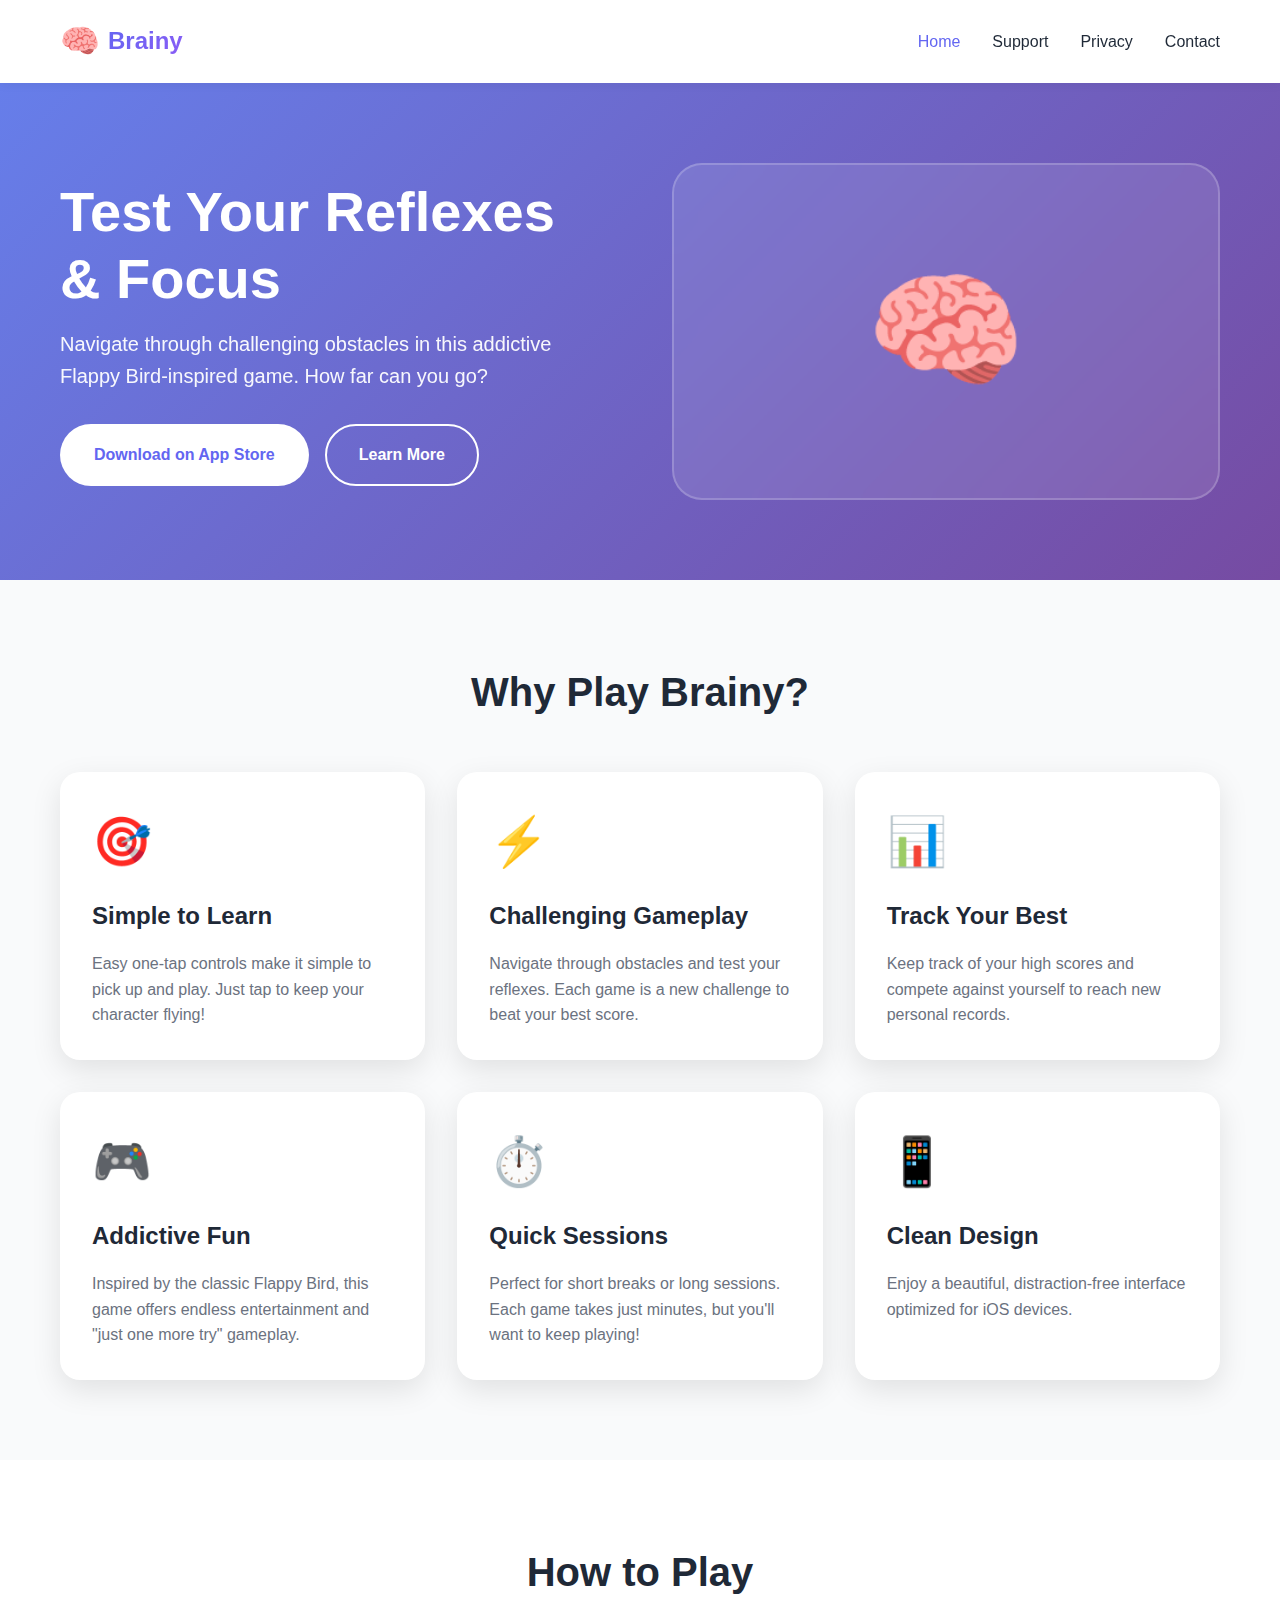
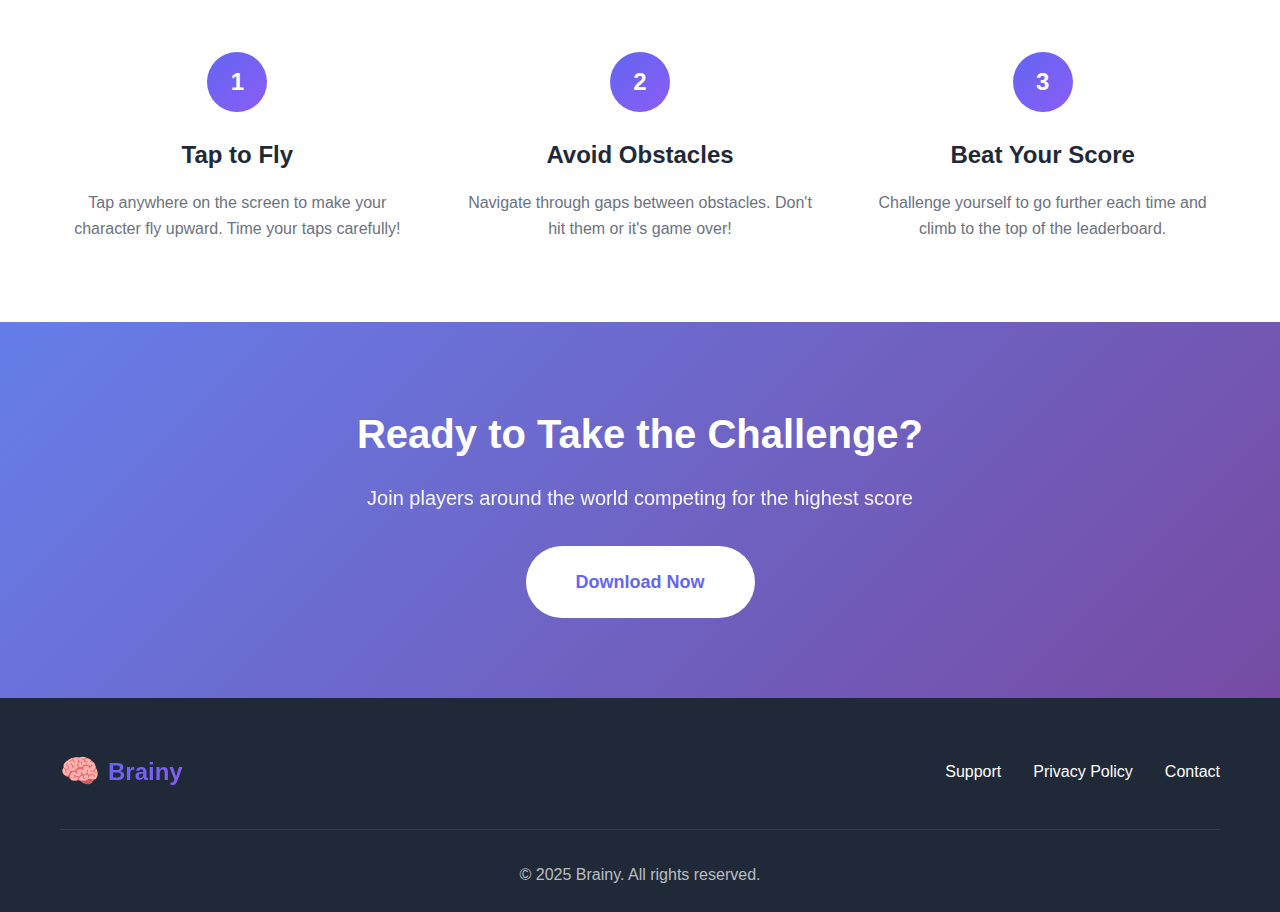
<file: index.html>
<!DOCTYPE html>
<html lang="en">
<head>
    <meta charset="UTF-8">
    <meta name="viewport" content="width=device-width, initial-scale=1.0">
    <meta name="description" content="Brainy - An addictive Flappy Bird-inspired game that tests your reflexes and timing">
    <meta name="keywords" content="flappy bird, arcade game, reflex game, tap game, ios game">
    <title>Brainy - Flappy Bird Inspired Game</title>
    <link rel="stylesheet" href="styles.css">
</head>
<body>
    <nav class="navbar">
        <div class="container">
            <div class="nav-brand">
                <span class="brain-icon">🧠</span>
                <span class="brand-name">Brainy</span>
            </div>
            <ul class="nav-menu">
                <li><a href="index.html" class="active">Home</a></li>
                <li><a href="support.html">Support</a></li>
                <li><a href="privacy.html">Privacy</a></li>
                <li><a href="contact.html">Contact</a></li>
            </ul>
        </div>
    </nav>

    <header class="hero">
        <div class="container">
            <div class="hero-content">
                <h1 class="hero-title">Test Your Reflexes & Focus</h1>
                <p class="hero-subtitle">Navigate through challenging obstacles in this addictive Flappy Bird-inspired game. How far can you go?</p>
                <div class="hero-buttons">
                    <a href="#" class="btn btn-primary">Download on App Store</a>
                    <a href="#features" class="btn btn-secondary">Learn More</a>
                </div>
            </div>
            <div class="hero-image">
                <div class="phone-mockup">
                    <span class="brain-icon-large">🧠</span>
                </div>
            </div>
        </div>
    </header>

    <section id="features" class="features">
        <div class="container">
            <h2 class="section-title">Why Play Brainy?</h2>
            <div class="features-grid">
                <div class="feature-card">
                    <div class="feature-icon">🎯</div>
                    <h3>Simple to Learn</h3>
                    <p>Easy one-tap controls make it simple to pick up and play. Just tap to keep your character flying!</p>
                </div>
                <div class="feature-card">
                    <div class="feature-icon">⚡</div>
                    <h3>Challenging Gameplay</h3>
                    <p>Navigate through obstacles and test your reflexes. Each game is a new challenge to beat your best score.</p>
                </div>
                <div class="feature-card">
                    <div class="feature-icon">📊</div>
                    <h3>Track Your Best</h3>
                    <p>Keep track of your high scores and compete against yourself to reach new personal records.</p>
                </div>
                <div class="feature-card">
                    <div class="feature-icon">🎮</div>
                    <h3>Addictive Fun</h3>
                    <p>Inspired by the classic Flappy Bird, this game offers endless entertainment and "just one more try" gameplay.</p>
                </div>
                <div class="feature-card">
                    <div class="feature-icon">⏱️</div>
                    <h3>Quick Sessions</h3>
                    <p>Perfect for short breaks or long sessions. Each game takes just minutes, but you'll want to keep playing!</p>
                </div>
                <div class="feature-card">
                    <div class="feature-icon">📱</div>
                    <h3>Clean Design</h3>
                    <p>Enjoy a beautiful, distraction-free interface optimized for iOS devices.</p>
                </div>
            </div>
        </div>
    </section>

    <section class="how-it-works">
        <div class="container">
            <h2 class="section-title">How to Play</h2>
            <div class="steps-grid">
                <div class="step">
                    <div class="step-number">1</div>
                    <h3>Tap to Fly</h3>
                    <p>Tap anywhere on the screen to make your character fly upward. Time your taps carefully!</p>
                </div>
                <div class="step">
                    <div class="step-number">2</div>
                    <h3>Avoid Obstacles</h3>
                    <p>Navigate through gaps between obstacles. Don't hit them or it's game over!</p>
                </div>
                <div class="step">
                    <div class="step-number">3</div>
                    <h3>Beat Your Score</h3>
                    <p>Challenge yourself to go further each time and climb to the top of the leaderboard.</p>
                </div>
            </div>
        </div>
    </section>

    <section class="cta">
        <div class="container">
            <h2>Ready to Take the Challenge?</h2>
            <p>Join players around the world competing for the highest score</p>
            <a href="#" class="btn btn-primary btn-large">Download Now</a>
        </div>
    </section>

    <footer class="footer">
        <div class="container">
            <div class="footer-content">
                <div class="footer-brand">
                    <span class="brain-icon">🧠</span>
                    <span class="brand-name">Brainy</span>
                </div>
                <div class="footer-links">
                    <a href="support.html">Support</a>
                    <a href="privacy.html">Privacy Policy</a>
                    <a href="contact.html">Contact</a>
                </div>
            </div>
            <div class="footer-bottom">
                <p>&copy; 2025 Brainy. All rights reserved.</p>
            </div>
        </div>
    </footer>
</body>
</html>
</file>
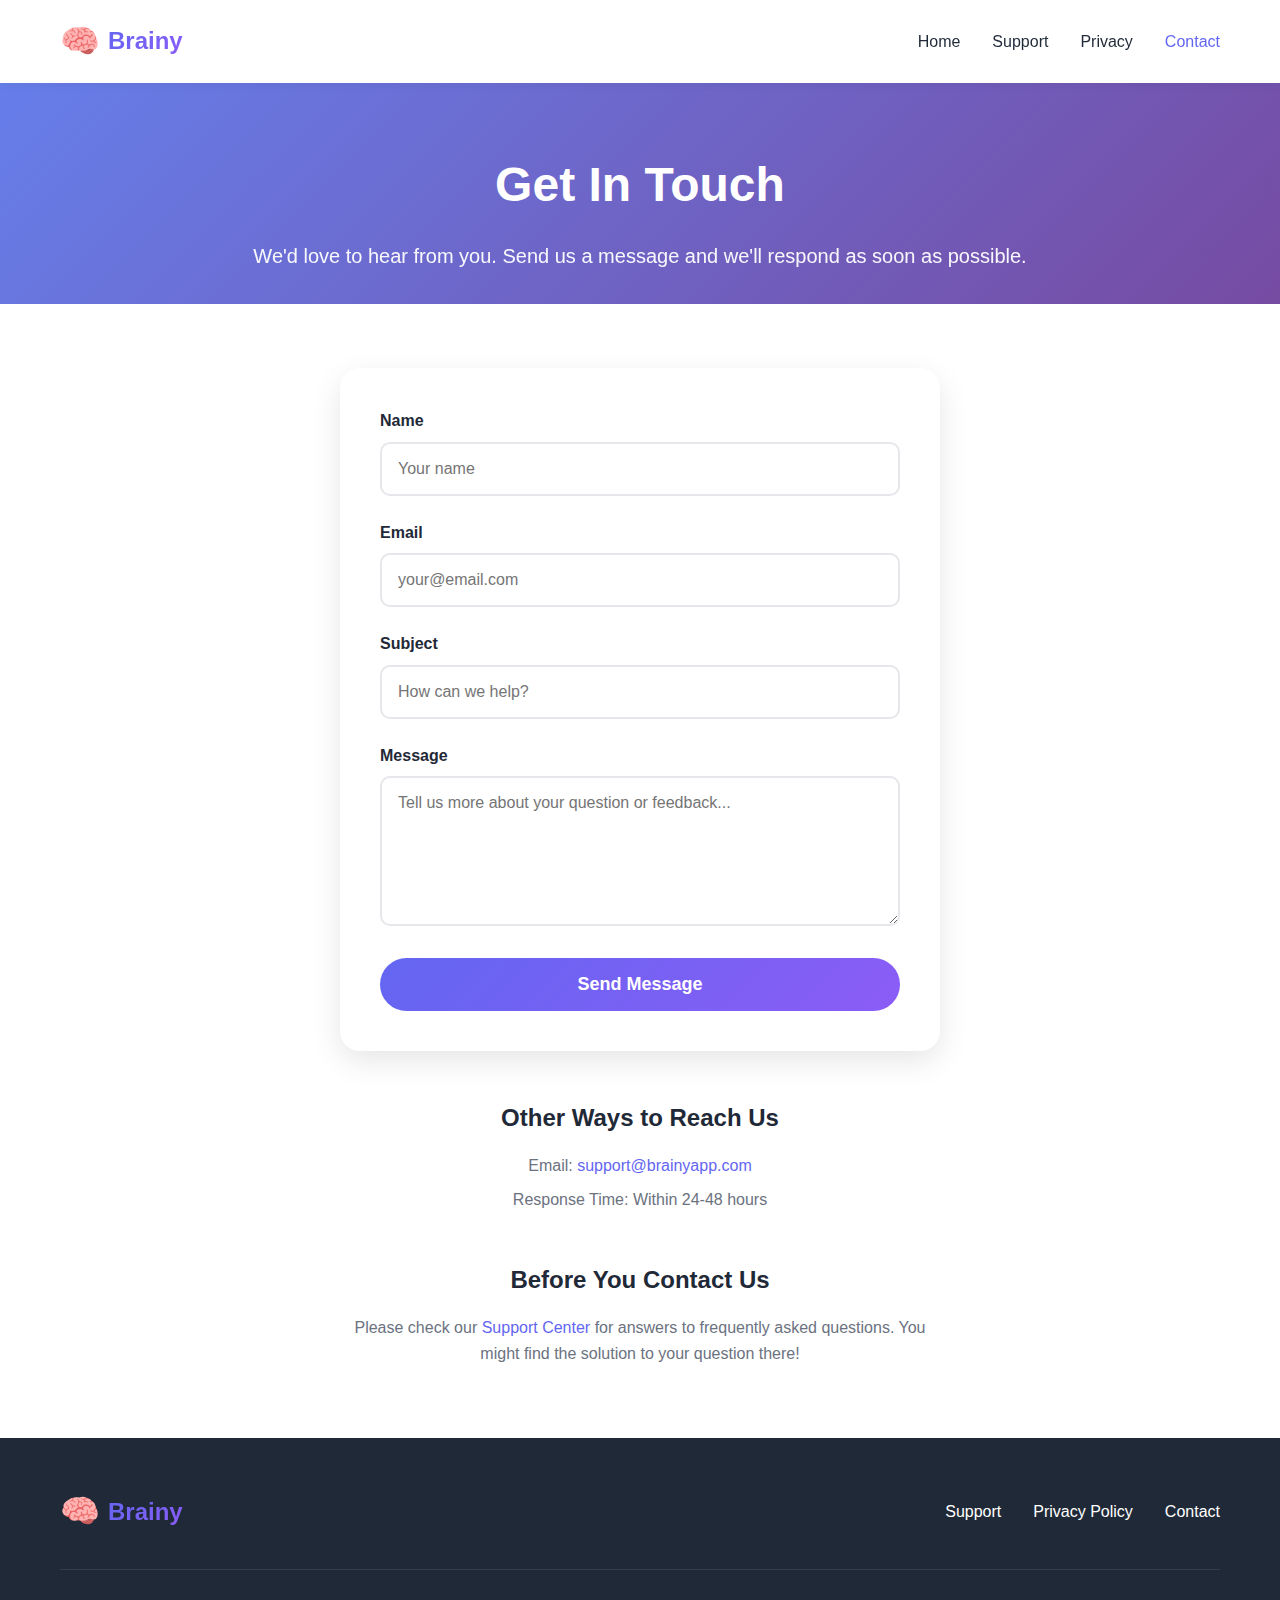
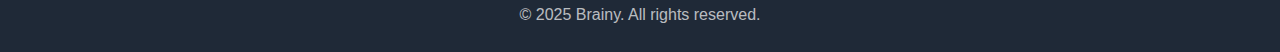
<file: contact.html>
<!DOCTYPE html>
<html lang="en">
<head>
    <meta charset="UTF-8">
    <meta name="viewport" content="width=device-width, initial-scale=1.0">
    <meta name="description" content="Contact Brainy - Get in touch with our team">
    <title>Contact - Brainy</title>
    <link rel="stylesheet" href="styles.css">
</head>
<body>
    <nav class="navbar">
        <div class="container">
            <div class="nav-brand">
                <span class="brain-icon">🧠</span>
                <span class="brand-name">Brainy</span>
            </div>
            <ul class="nav-menu">
                <li><a href="index.html">Home</a></li>
                <li><a href="support.html">Support</a></li>
                <li><a href="privacy.html">Privacy</a></li>
                <li><a href="contact.html" class="active">Contact</a></li>
            </ul>
        </div>
    </nav>

    <header class="page-header">
        <div class="container">
            <h1>Get In Touch</h1>
            <p>We'd love to hear from you. Send us a message and we'll respond as soon as possible.</p>
        </div>
    </header>

    <section class="content-section">
        <div class="container">
            <div class="contact-container">
                <form class="contact-form" action="#" method="POST" onsubmit="handleSubmit(event)">
                    <div class="form-group">
                        <label for="name">Name</label>
                        <input type="text" id="name" name="name" required placeholder="Your name">
                    </div>

                    <div class="form-group">
                        <label for="email">Email</label>
                        <input type="email" id="email" name="email" required placeholder="your@email.com">
                    </div>

                    <div class="form-group">
                        <label for="subject">Subject</label>
                        <input type="text" id="subject" name="subject" required placeholder="How can we help?">
                    </div>

                    <div class="form-group">
                        <label for="message">Message</label>
                        <textarea id="message" name="message" required placeholder="Tell us more about your question or feedback..."></textarea>
                    </div>

                    <button type="submit" class="submit-btn">Send Message</button>
                </form>

                <div class="contact-info">
                    <h3>Other Ways to Reach Us</h3>
                    <p>Email: <a href="mailto:support@brainyapp.com">support@brainyapp.com</a></p>
                    <p>Response Time: Within 24-48 hours</p>
                </div>

                <div class="contact-info">
                    <h3>Before You Contact Us</h3>
                    <p>Please check our <a href="support.html">Support Center</a> for answers to frequently asked questions. You might find the solution to your question there!</p>
                </div>
            </div>
        </div>
    </section>

    <footer class="footer">
        <div class="container">
            <div class="footer-content">
                <div class="footer-brand">
                    <span class="brain-icon">🧠</span>
                    <span class="brand-name">Brainy</span>
                </div>
                <div class="footer-links">
                    <a href="support.html">Support</a>
                    <a href="privacy.html">Privacy Policy</a>
                    <a href="contact.html">Contact</a>
                </div>
            </div>
            <div class="footer-bottom">
                <p>&copy; 2025 Brainy. All rights reserved.</p>
            </div>
        </div>
    </footer>

    <script>
        function handleSubmit(event) {
            event.preventDefault();
            
            // Get form data
            const name = document.getElementById('name').value;
            const email = document.getElementById('email').value;
            const subject = document.getElementById('subject').value;
            const message = document.getElementById('message').value;
            
            // Create mailto link
            const mailtoLink = `mailto:support@brainyapp.com?subject=${encodeURIComponent(subject)}&body=${encodeURIComponent(`Name: ${name}\nEmail: ${email}\n\nMessage:\n${message}`)}`;
            
            // Open default email client
            window.location.href = mailtoLink;
            
            // Show confirmation
            alert('Your email client will open with the pre-filled message. Please send the email to complete your contact request.');
            
            // Reset form
            event.target.reset();
        }
    </script>
</body>
</html>
</file>
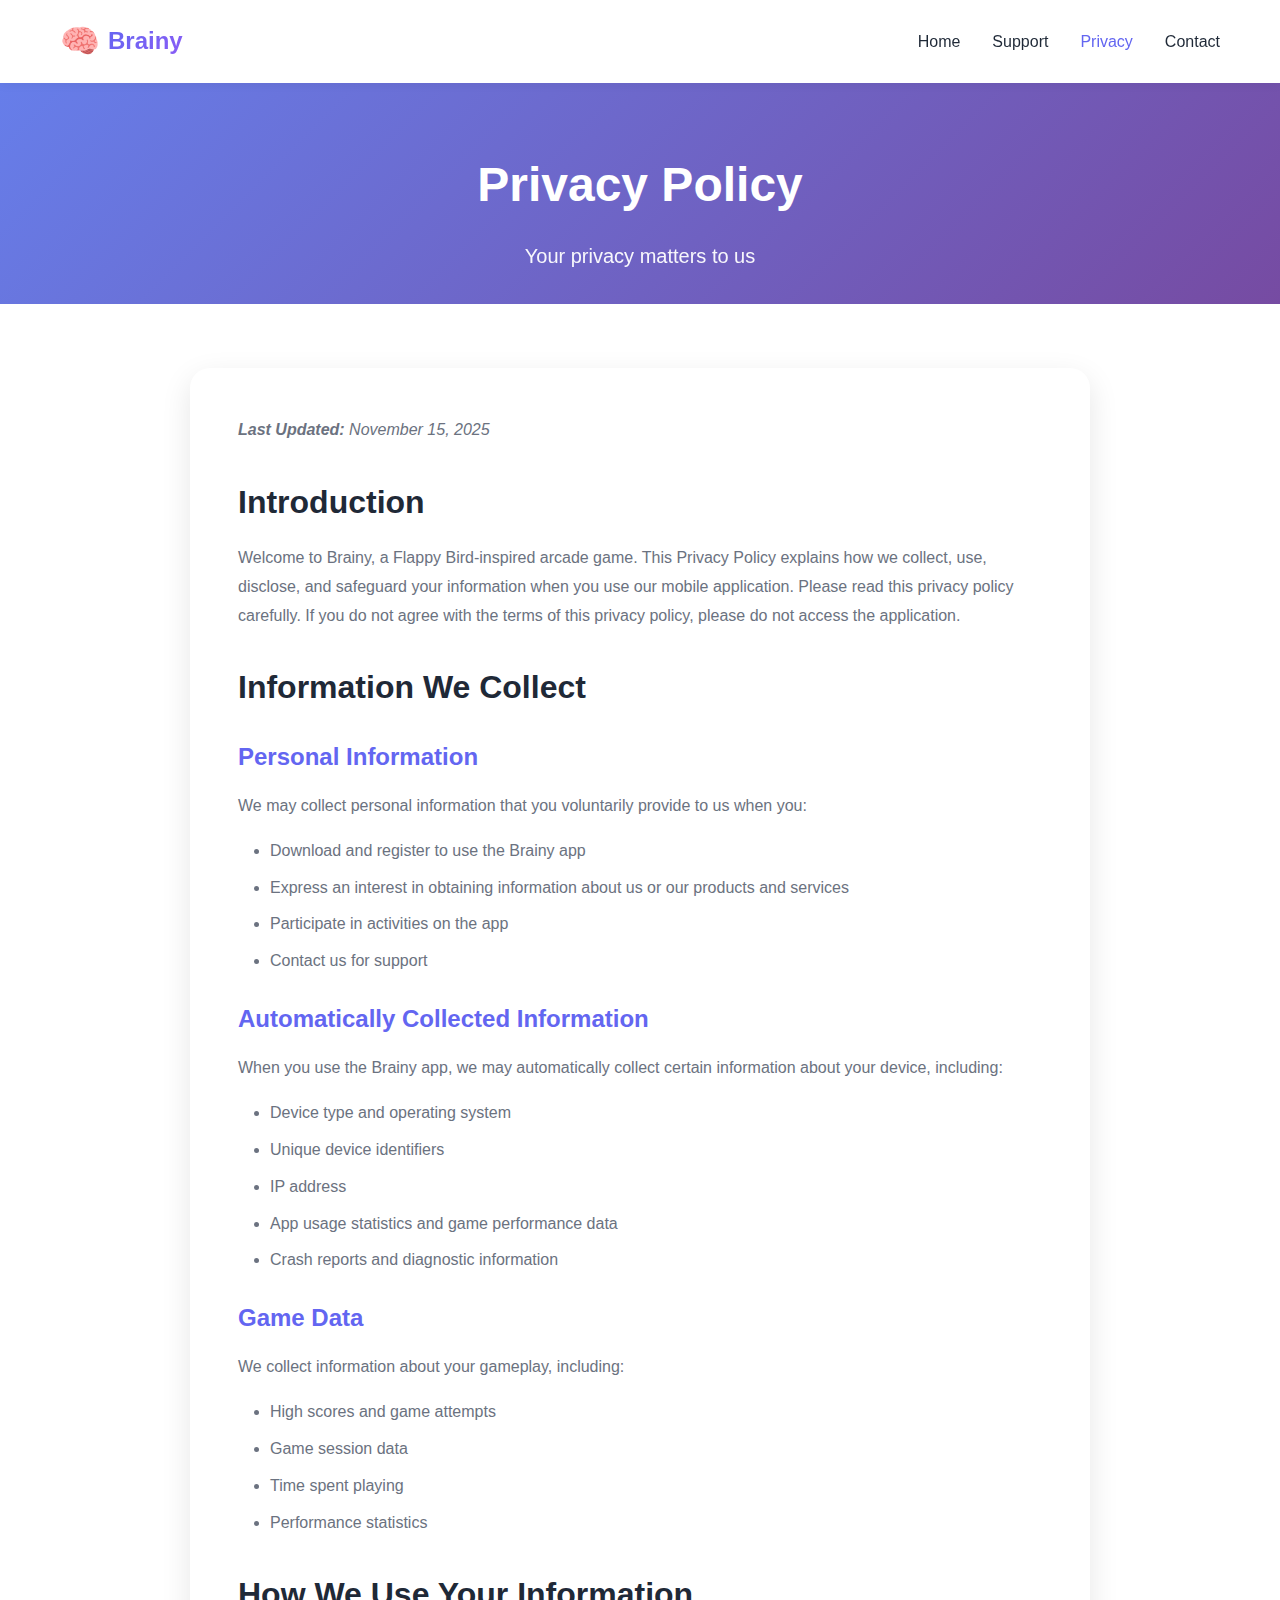
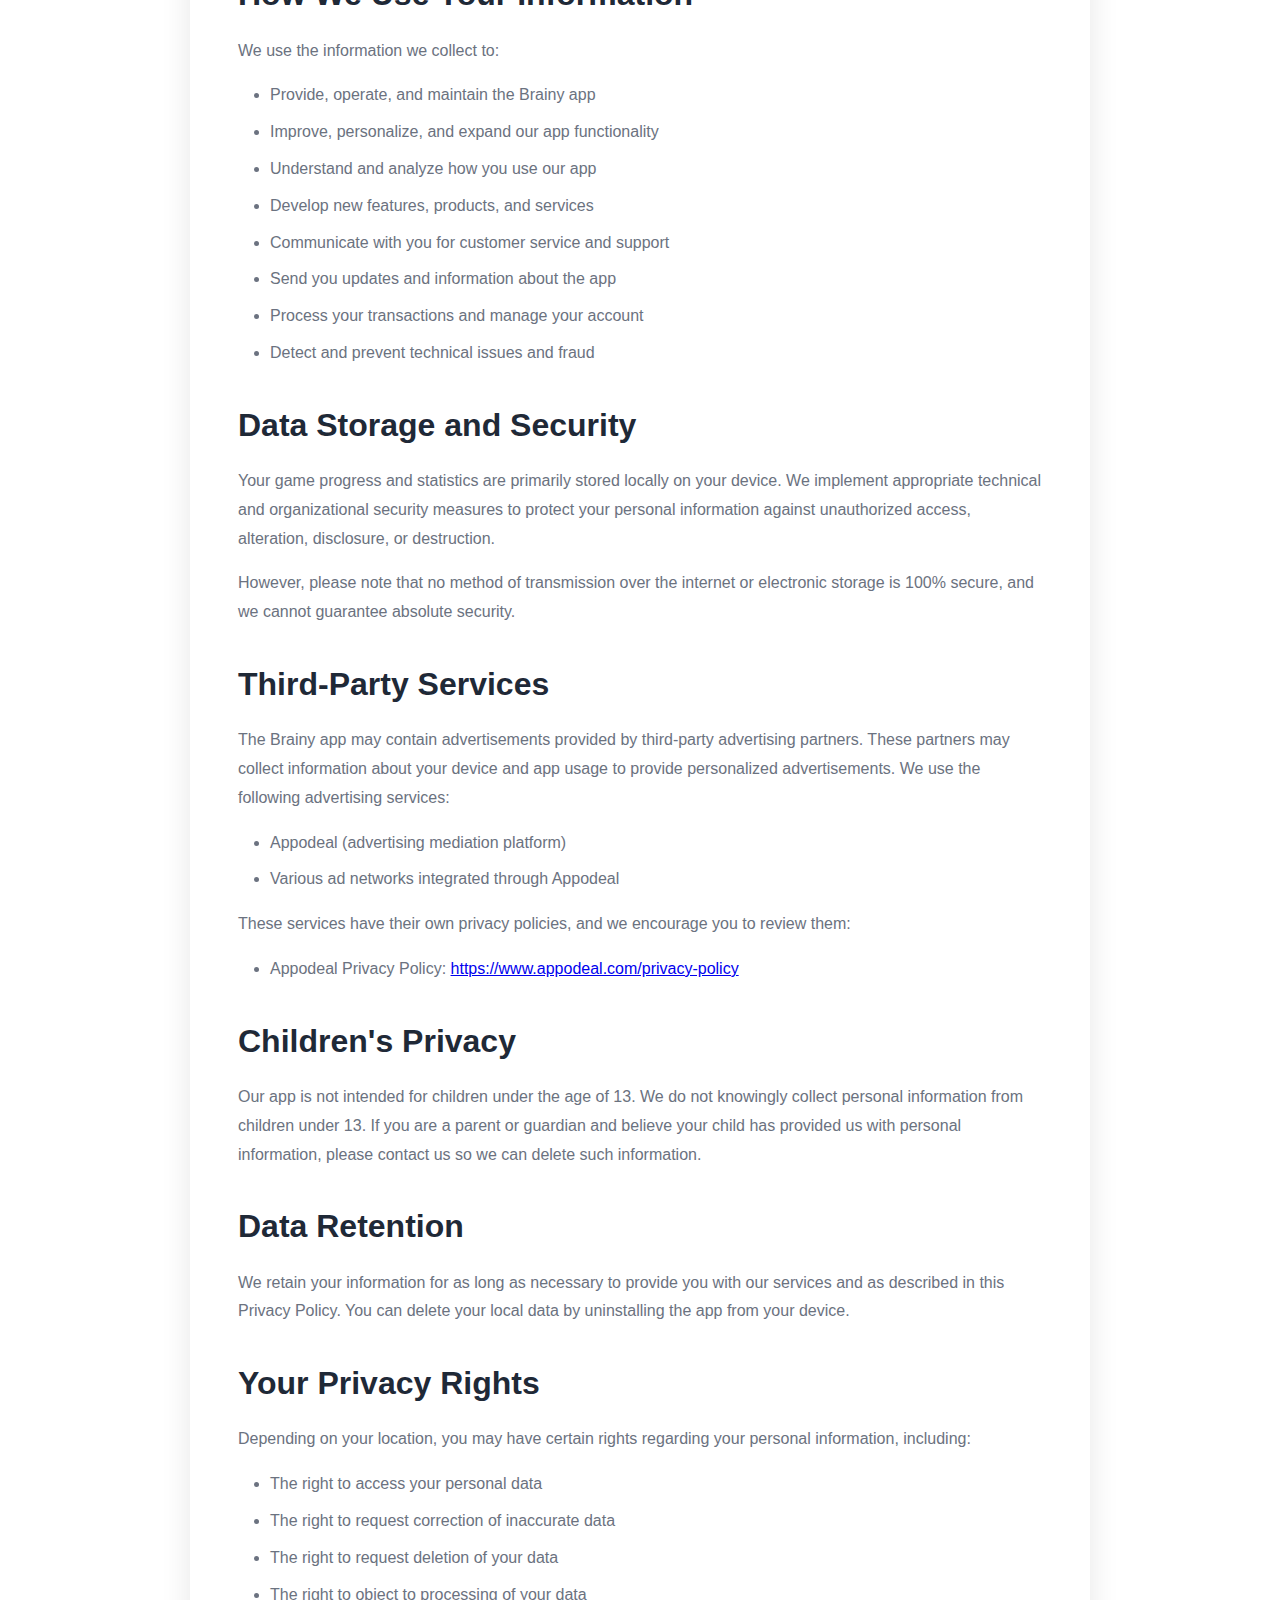
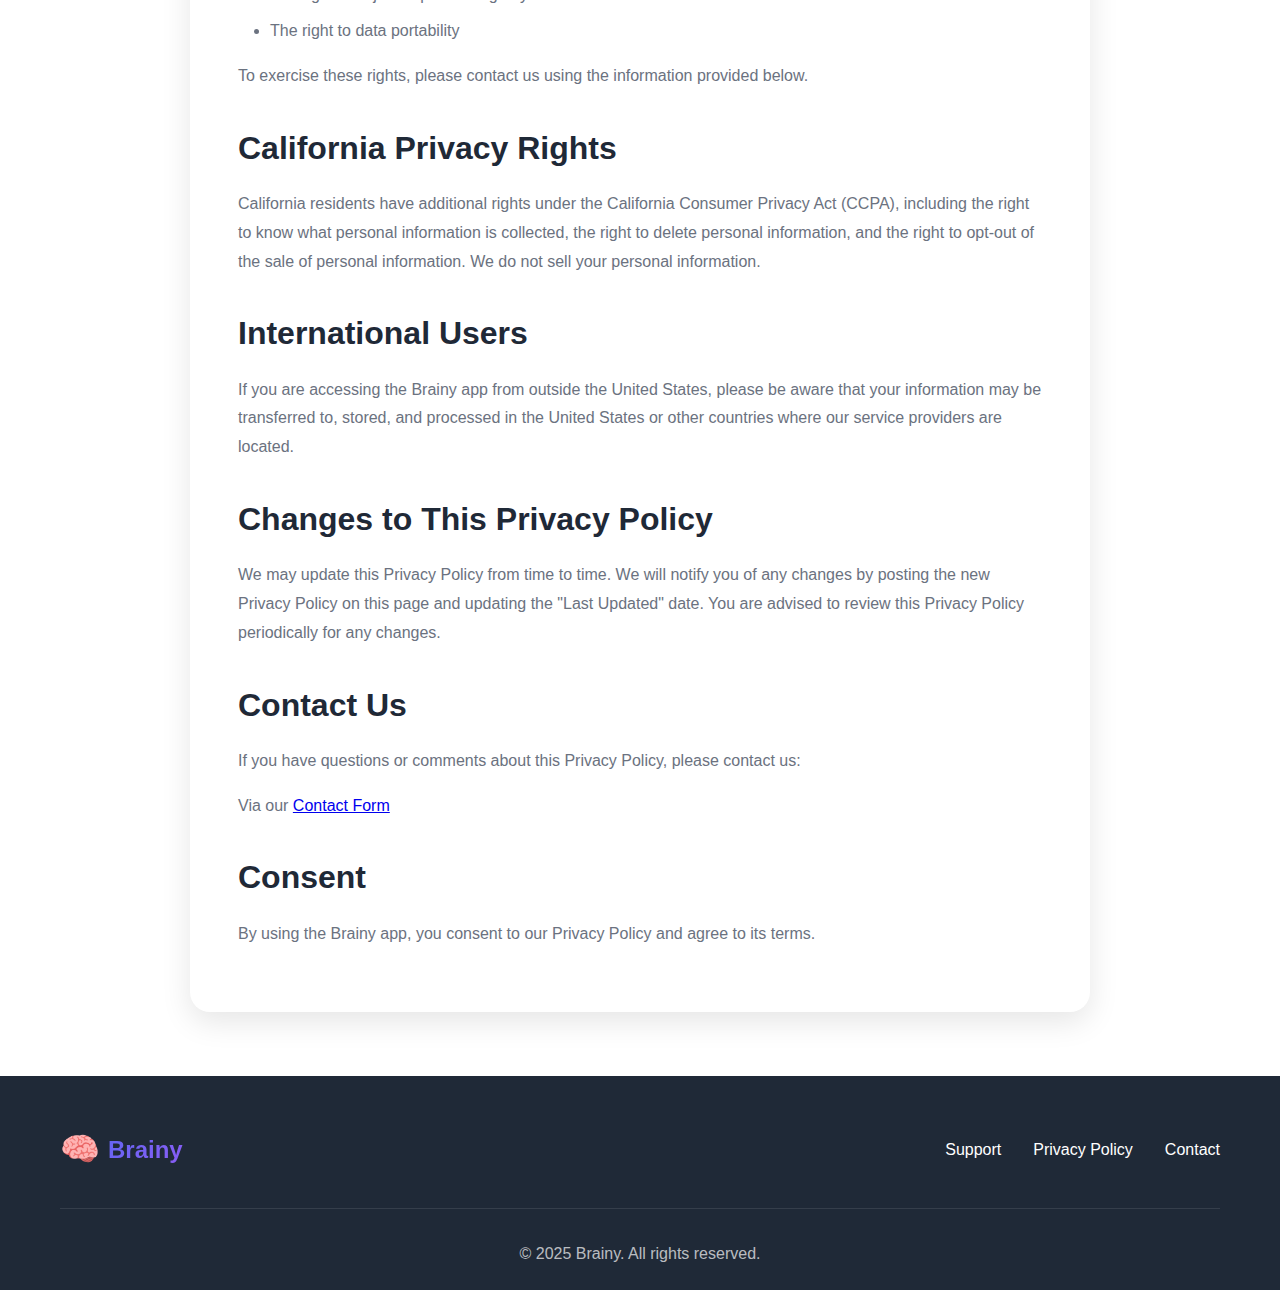
<file: privacy.html>
<!DOCTYPE html>
<html lang="en">
<head>
    <meta charset="UTF-8">
    <meta name="viewport" content="width=device-width, initial-scale=1.0">
    <meta name="description" content="Brainy Privacy Policy - Learn how we protect your data">
    <title>Privacy Policy - Brainy</title>
    <link rel="stylesheet" href="styles.css">
</head>
<body>
    <nav class="navbar">
        <div class="container">
            <div class="nav-brand">
                <span class="brain-icon">🧠</span>
                <span class="brand-name">Brainy</span>
            </div>
            <ul class="nav-menu">
                <li><a href="index.html">Home</a></li>
                <li><a href="support.html">Support</a></li>
                <li><a href="privacy.html" class="active">Privacy</a></li>
                <li><a href="contact.html">Contact</a></li>
            </ul>
        </div>
    </nav>

    <header class="page-header">
        <div class="container">
            <h1>Privacy Policy</h1>
            <p>Your privacy matters to us</p>
        </div>
    </header>

    <section class="content-section">
        <div class="container">
            <div class="privacy-content">
                <p class="last-updated"><strong>Last Updated:</strong> November 15, 2025</p>

                <h2>Introduction</h2>
                <p>Welcome to Brainy, a Flappy Bird-inspired arcade game. This Privacy Policy explains how we collect, use, disclose, and safeguard your information when you use our mobile application. Please read this privacy policy carefully. If you do not agree with the terms of this privacy policy, please do not access the application.</p>

                <h2>Information We Collect</h2>
                
                <h3>Personal Information</h3>
                <p>We may collect personal information that you voluntarily provide to us when you:</p>
                <ul>
                    <li>Download and register to use the Brainy app</li>
                    <li>Express an interest in obtaining information about us or our products and services</li>
                    <li>Participate in activities on the app</li>
                    <li>Contact us for support</li>
                </ul>

                <h3>Automatically Collected Information</h3>
                <p>When you use the Brainy app, we may automatically collect certain information about your device, including:</p>
                <ul>
                    <li>Device type and operating system</li>
                    <li>Unique device identifiers</li>
                    <li>IP address</li>
                    <li>App usage statistics and game performance data</li>
                    <li>Crash reports and diagnostic information</li>
                </ul>

                <h3>Game Data</h3>
                <p>We collect information about your gameplay, including:</p>
                <ul>
                    <li>High scores and game attempts</li>
                    <li>Game session data</li>
                    <li>Time spent playing</li>
                    <li>Performance statistics</li>
                </ul>

                <h2>How We Use Your Information</h2>
                <p>We use the information we collect to:</p>
                <ul>
                    <li>Provide, operate, and maintain the Brainy app</li>
                    <li>Improve, personalize, and expand our app functionality</li>
                    <li>Understand and analyze how you use our app</li>
                    <li>Develop new features, products, and services</li>
                    <li>Communicate with you for customer service and support</li>
                    <li>Send you updates and information about the app</li>
                    <li>Process your transactions and manage your account</li>
                    <li>Detect and prevent technical issues and fraud</li>
                </ul>

                <h2>Data Storage and Security</h2>
                <p>Your game progress and statistics are primarily stored locally on your device. We implement appropriate technical and organizational security measures to protect your personal information against unauthorized access, alteration, disclosure, or destruction.</p>
                <p>However, please note that no method of transmission over the internet or electronic storage is 100% secure, and we cannot guarantee absolute security.</p>

                <h2>Third-Party Services</h2>
                <p>The Brainy app may contain advertisements provided by third-party advertising partners. These partners may collect information about your device and app usage to provide personalized advertisements. We use the following advertising services:</p>
                <ul>
                    <li>Appodeal (advertising mediation platform)</li>
                    <li>Various ad networks integrated through Appodeal</li>
                </ul>
                <p>These services have their own privacy policies, and we encourage you to review them:</p>
                <ul>
                    <li>Appodeal Privacy Policy: <a href="https://www.appodeal.com/privacy-policy" target="_blank">https://www.appodeal.com/privacy-policy</a></li>
                </ul>

                <h2>Children's Privacy</h2>
                <p>Our app is not intended for children under the age of 13. We do not knowingly collect personal information from children under 13. If you are a parent or guardian and believe your child has provided us with personal information, please contact us so we can delete such information.</p>

                <h2>Data Retention</h2>
                <p>We retain your information for as long as necessary to provide you with our services and as described in this Privacy Policy. You can delete your local data by uninstalling the app from your device.</p>

                <h2>Your Privacy Rights</h2>
                <p>Depending on your location, you may have certain rights regarding your personal information, including:</p>
                <ul>
                    <li>The right to access your personal data</li>
                    <li>The right to request correction of inaccurate data</li>
                    <li>The right to request deletion of your data</li>
                    <li>The right to object to processing of your data</li>
                    <li>The right to data portability</li>
                </ul>
                <p>To exercise these rights, please contact us using the information provided below.</p>

                <h2>California Privacy Rights</h2>
                <p>California residents have additional rights under the California Consumer Privacy Act (CCPA), including the right to know what personal information is collected, the right to delete personal information, and the right to opt-out of the sale of personal information. We do not sell your personal information.</p>

                <h2>International Users</h2>
                <p>If you are accessing the Brainy app from outside the United States, please be aware that your information may be transferred to, stored, and processed in the United States or other countries where our service providers are located.</p>

                <h2>Changes to This Privacy Policy</h2>
                <p>We may update this Privacy Policy from time to time. We will notify you of any changes by posting the new Privacy Policy on this page and updating the "Last Updated" date. You are advised to review this Privacy Policy periodically for any changes.</p>

                <h2>Contact Us</h2>
                <p>If you have questions or comments about this Privacy Policy, please contact us:</p>
                <p>Via our <a href="contact.html">Contact Form</a></p>

                <h2>Consent</h2>
                <p>By using the Brainy app, you consent to our Privacy Policy and agree to its terms.</p>
            </div>
        </div>
    </section>

    <footer class="footer">
        <div class="container">
            <div class="footer-content">
                <div class="footer-brand">
                    <span class="brain-icon">🧠</span>
                    <span class="brand-name">Brainy</span>
                </div>
                <div class="footer-links">
                    <a href="support.html">Support</a>
                    <a href="privacy.html">Privacy Policy</a>
                    <a href="contact.html">Contact</a>
                </div>
            </div>
            <div class="footer-bottom">
                <p>&copy; 2025 Brainy. All rights reserved.</p>
            </div>
        </div>
    </footer>
</body>
</html>
</file>
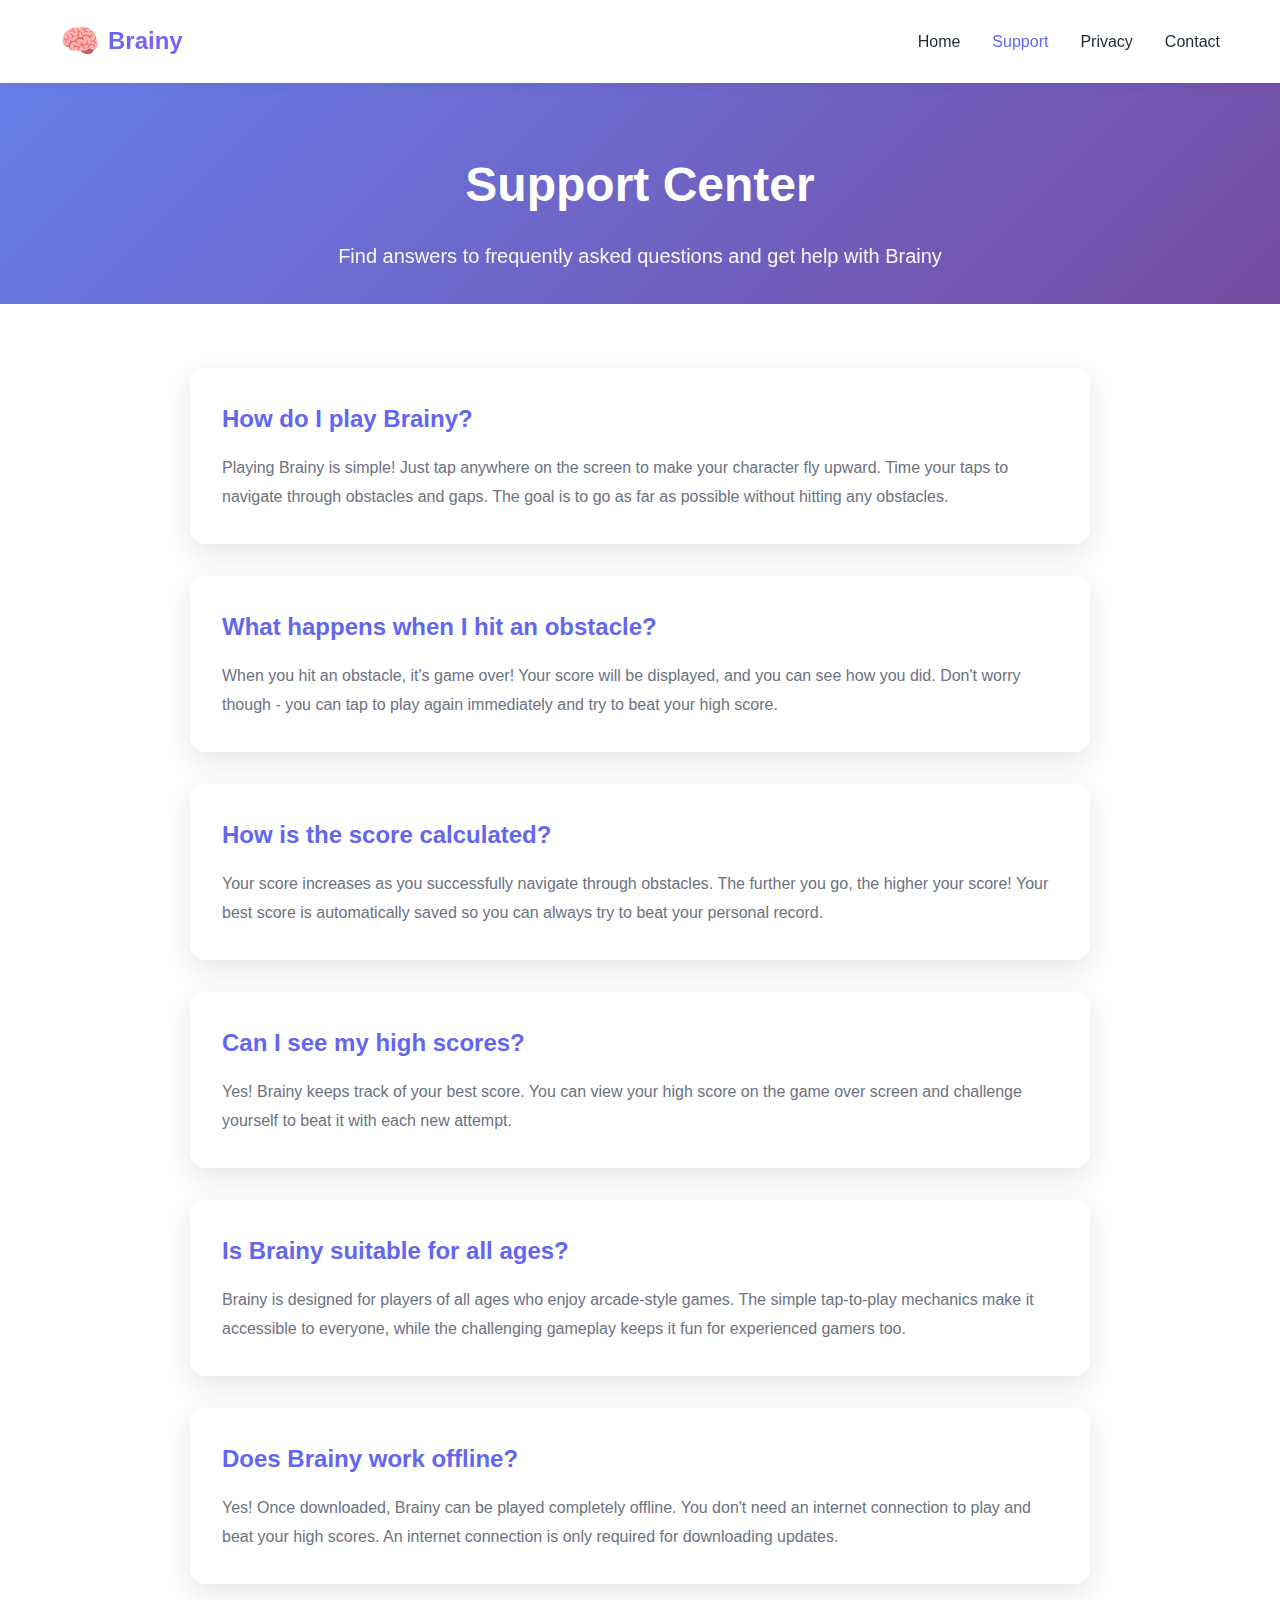
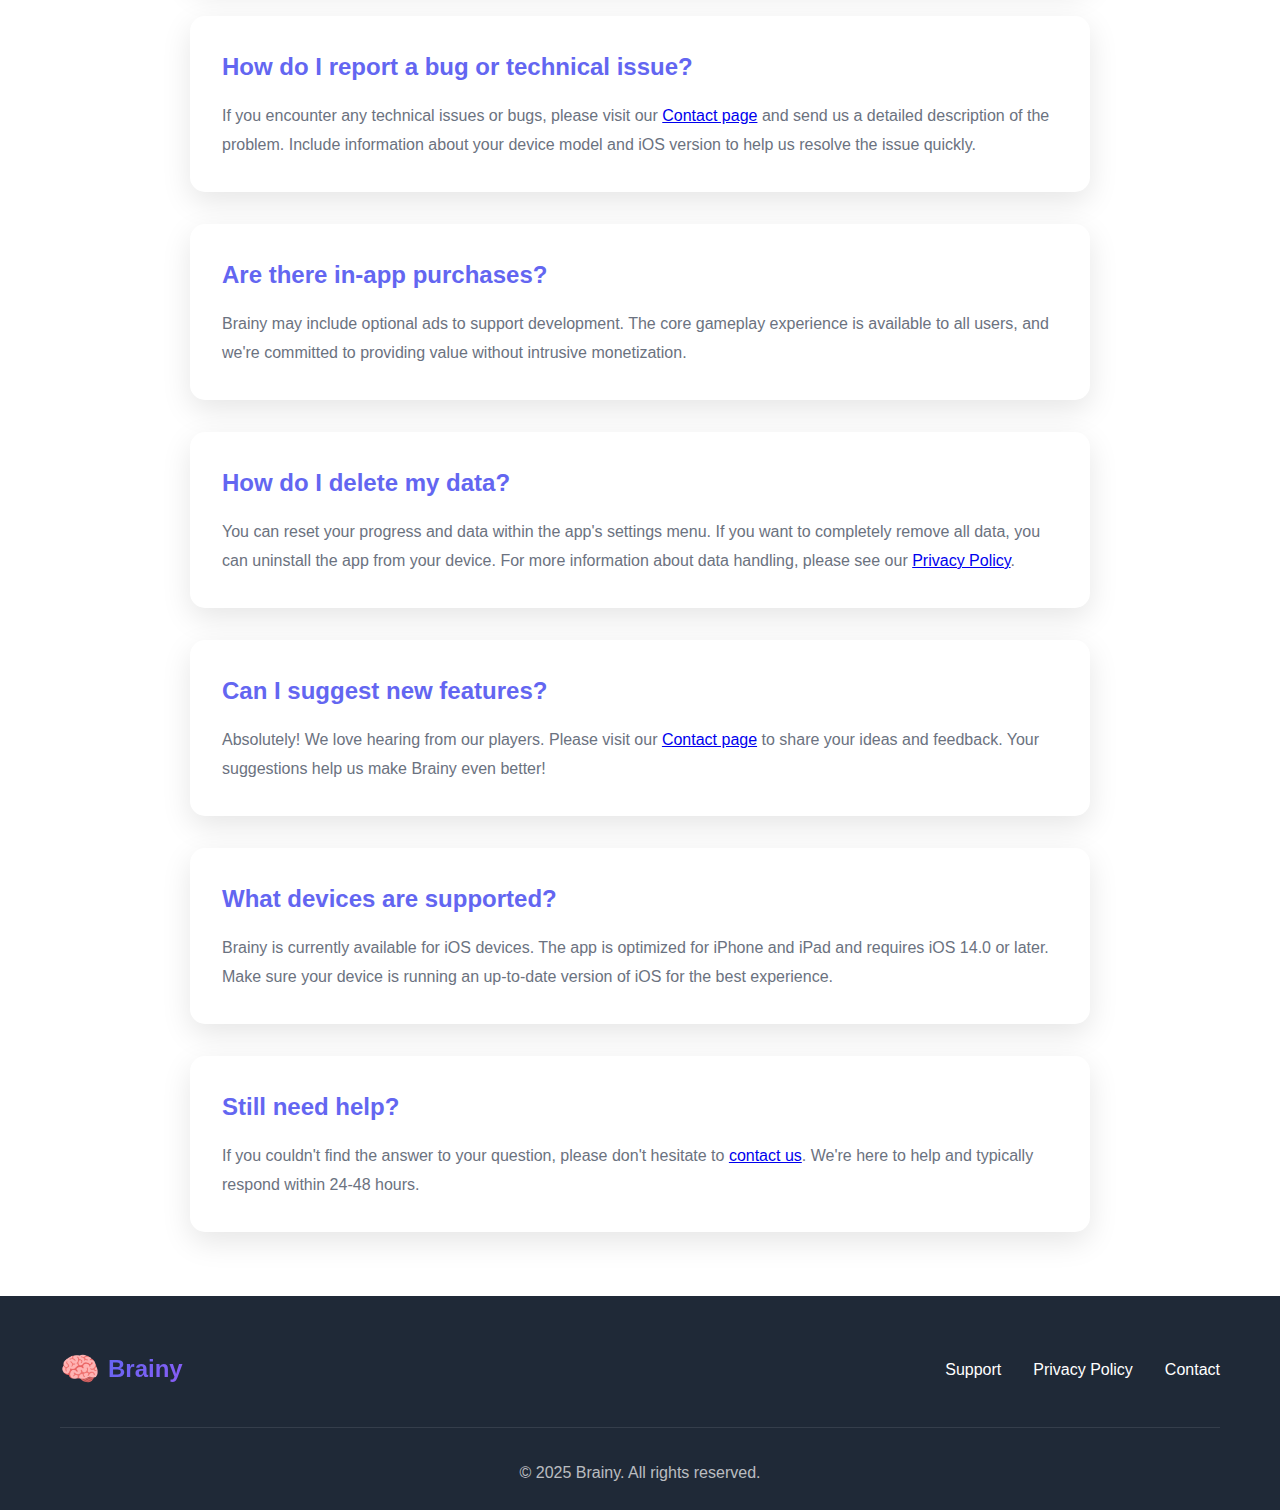
<file: support.html>
<!DOCTYPE html>
<html lang="en">
<head>
    <meta charset="UTF-8">
    <meta name="viewport" content="width=device-width, initial-scale=1.0">
    <meta name="description" content="Brainy App Support - Get help with playing Brainy, the Flappy Bird-inspired game">
    <title>Support - Brainy</title>
    <link rel="stylesheet" href="styles.css">
</head>
<body>
    <nav class="navbar">
        <div class="container">
            <div class="nav-brand">
                <span class="brain-icon">🧠</span>
                <span class="brand-name">Brainy</span>
            </div>
            <ul class="nav-menu">
                <li><a href="index.html">Home</a></li>
                <li><a href="support.html" class="active">Support</a></li>
                <li><a href="privacy.html">Privacy</a></li>
                <li><a href="contact.html">Contact</a></li>
            </ul>
        </div>
    </nav>

    <header class="page-header">
        <div class="container">
            <h1>Support Center</h1>
            <p>Find answers to frequently asked questions and get help with Brainy</p>
        </div>
    </header>

    <section class="content-section">
        <div class="container">
            <div class="faq-grid">
                <div class="faq-item">
                    <h3>How do I play Brainy?</h3>
                    <p>Playing Brainy is simple! Just tap anywhere on the screen to make your character fly upward. Time your taps to navigate through obstacles and gaps. The goal is to go as far as possible without hitting any obstacles.</p>
                </div>

                <div class="faq-item">
                    <h3>What happens when I hit an obstacle?</h3>
                    <p>When you hit an obstacle, it's game over! Your score will be displayed, and you can see how you did. Don't worry though - you can tap to play again immediately and try to beat your high score.</p>
                </div>

                <div class="faq-item">
                    <h3>How is the score calculated?</h3>
                    <p>Your score increases as you successfully navigate through obstacles. The further you go, the higher your score! Your best score is automatically saved so you can always try to beat your personal record.</p>
                </div>

                <div class="faq-item">
                    <h3>Can I see my high scores?</h3>
                    <p>Yes! Brainy keeps track of your best score. You can view your high score on the game over screen and challenge yourself to beat it with each new attempt.</p>
                </div>

                <div class="faq-item">
                    <h3>Is Brainy suitable for all ages?</h3>
                    <p>Brainy is designed for players of all ages who enjoy arcade-style games. The simple tap-to-play mechanics make it accessible to everyone, while the challenging gameplay keeps it fun for experienced gamers too.</p>
                </div>

                <div class="faq-item">
                    <h3>Does Brainy work offline?</h3>
                    <p>Yes! Once downloaded, Brainy can be played completely offline. You don't need an internet connection to play and beat your high scores. An internet connection is only required for downloading updates.</p>
                </div>

                <div class="faq-item">
                    <h3>How do I report a bug or technical issue?</h3>
                    <p>If you encounter any technical issues or bugs, please visit our <a href="contact.html">Contact page</a> and send us a detailed description of the problem. Include information about your device model and iOS version to help us resolve the issue quickly.</p>
                </div>

                <div class="faq-item">
                    <h3>Are there in-app purchases?</h3>
                    <p>Brainy may include optional ads to support development. The core gameplay experience is available to all users, and we're committed to providing value without intrusive monetization.</p>
                </div>

                <div class="faq-item">
                    <h3>How do I delete my data?</h3>
                    <p>You can reset your progress and data within the app's settings menu. If you want to completely remove all data, you can uninstall the app from your device. For more information about data handling, please see our <a href="privacy.html">Privacy Policy</a>.</p>
                </div>

                <div class="faq-item">
                    <h3>Can I suggest new features?</h3>
                    <p>Absolutely! We love hearing from our players. Please visit our <a href="contact.html">Contact page</a> to share your ideas and feedback. Your suggestions help us make Brainy even better!</p>
                </div>

                <div class="faq-item">
                    <h3>What devices are supported?</h3>
                    <p>Brainy is currently available for iOS devices. The app is optimized for iPhone and iPad and requires iOS 14.0 or later. Make sure your device is running an up-to-date version of iOS for the best experience.</p>
                </div>

                <div class="faq-item">
                    <h3>Still need help?</h3>
                    <p>If you couldn't find the answer to your question, please don't hesitate to <a href="contact.html">contact us</a>. We're here to help and typically respond within 24-48 hours.</p>
                </div>
            </div>
        </div>
    </section>

    <footer class="footer">
        <div class="container">
            <div class="footer-content">
                <div class="footer-brand">
                    <span class="brain-icon">🧠</span>
                    <span class="brand-name">Brainy</span>
                </div>
                <div class="footer-links">
                    <a href="support.html">Support</a>
                    <a href="privacy.html">Privacy Policy</a>
                    <a href="contact.html">Contact</a>
                </div>
            </div>
            <div class="footer-bottom">
                <p>&copy; 2025 Brainy. All rights reserved.</p>
            </div>
        </div>
    </footer>
</body>
</html>
</file>
<file: styles.css>
/* Reset and Base Styles */
* {
    margin: 0;
    padding: 0;
    box-sizing: border-box;
}

:root {
    --primary-color: #6366f1;
    --primary-dark: #4f46e5;
    --secondary-color: #8b5cf6;
    --text-dark: #1f2937;
    --text-light: #6b7280;
    --bg-light: #f9fafb;
    --white: #ffffff;
    --shadow: 0 10px 30px rgba(0, 0, 0, 0.1);
    --shadow-lg: 0 20px 60px rgba(0, 0, 0, 0.15);
}

body {
    font-family: -apple-system, BlinkMacSystemFont, 'Segoe UI', 'Roboto', 'Oxygen', 'Ubuntu', 'Cantarell', 'Fira Sans', 'Droid Sans', 'Helvetica Neue', sans-serif;
    line-height: 1.6;
    color: var(--text-dark);
    background: var(--white);
}

.container {
    max-width: 1200px;
    margin: 0 auto;
    padding: 0 20px;
}

/* Navigation */
.navbar {
    background: var(--white);
    box-shadow: 0 2px 10px rgba(0, 0, 0, 0.05);
    position: sticky;
    top: 0;
    z-index: 1000;
    padding: 1rem 0;
}

.navbar .container {
    display: flex;
    justify-content: space-between;
    align-items: center;
}

.nav-brand {
    display: flex;
    align-items: center;
    gap: 0.5rem;
    font-size: 1.5rem;
    font-weight: bold;
    color: var(--primary-color);
}

.brain-icon {
    font-size: 2rem;
}

.brand-name {
    background: linear-gradient(135deg, var(--primary-color), var(--secondary-color));
    -webkit-background-clip: text;
    -webkit-text-fill-color: transparent;
    background-clip: text;
}

.nav-menu {
    display: flex;
    list-style: none;
    gap: 2rem;
}

.nav-menu a {
    color: var(--text-dark);
    text-decoration: none;
    font-weight: 500;
    transition: color 0.3s;
    padding: 0.5rem 0;
}

.nav-menu a:hover,
.nav-menu a.active {
    color: var(--primary-color);
}

/* Hero Section */
.hero {
    padding: 5rem 0;
    background: linear-gradient(135deg, #667eea 0%, #764ba2 100%);
    color: var(--white);
}

.hero .container {
    display: grid;
    grid-template-columns: 1fr 1fr;
    gap: 4rem;
    align-items: center;
}

.hero-title {
    font-size: 3.5rem;
    font-weight: 800;
    margin-bottom: 1rem;
    line-height: 1.2;
}

.hero-subtitle {
    font-size: 1.25rem;
    margin-bottom: 2rem;
    opacity: 0.95;
    line-height: 1.6;
}

.hero-buttons {
    display: flex;
    gap: 1rem;
    flex-wrap: wrap;
}

.btn {
    display: inline-block;
    padding: 1rem 2rem;
    border-radius: 50px;
    text-decoration: none;
    font-weight: 600;
    transition: all 0.3s;
    border: 2px solid transparent;
}

.btn-primary {
    background: var(--white);
    color: var(--primary-color);
}

.btn-primary:hover {
    transform: translateY(-2px);
    box-shadow: 0 10px 25px rgba(0, 0, 0, 0.2);
}

.btn-secondary {
    background: transparent;
    color: var(--white);
    border-color: var(--white);
}

.btn-secondary:hover {
    background: var(--white);
    color: var(--primary-color);
}

.btn-large {
    padding: 1.25rem 3rem;
    font-size: 1.125rem;
}

.phone-mockup {
    background: rgba(255, 255, 255, 0.1);
    backdrop-filter: blur(10px);
    border-radius: 30px;
    padding: 4rem 3rem;
    text-align: center;
    border: 2px solid rgba(255, 255, 255, 0.2);
}

.brain-icon-large {
    font-size: 8rem;
    display: block;
}

/* Features Section */
.features {
    padding: 5rem 0;
    background: var(--bg-light);
}

.section-title {
    font-size: 2.5rem;
    text-align: center;
    margin-bottom: 3rem;
    color: var(--text-dark);
    font-weight: 700;
}

.features-grid {
    display: grid;
    grid-template-columns: repeat(auto-fit, minmax(300px, 1fr));
    gap: 2rem;
}

.feature-card {
    background: var(--white);
    padding: 2rem;
    border-radius: 20px;
    box-shadow: var(--shadow);
    transition: transform 0.3s, box-shadow 0.3s;
}

.feature-card:hover {
    transform: translateY(-5px);
    box-shadow: var(--shadow-lg);
}

.feature-icon {
    font-size: 3rem;
    margin-bottom: 1rem;
}

.feature-card h3 {
    font-size: 1.5rem;
    margin-bottom: 1rem;
    color: var(--text-dark);
}

.feature-card p {
    color: var(--text-light);
    line-height: 1.6;
}

/* How It Works Section */
.how-it-works {
    padding: 5rem 0;
}

.steps-grid {
    display: grid;
    grid-template-columns: repeat(auto-fit, minmax(250px, 1fr));
    gap: 3rem;
}

.step {
    text-align: center;
}

.step-number {
    width: 60px;
    height: 60px;
    background: linear-gradient(135deg, var(--primary-color), var(--secondary-color));
    color: var(--white);
    border-radius: 50%;
    display: flex;
    align-items: center;
    justify-content: center;
    font-size: 1.5rem;
    font-weight: bold;
    margin: 0 auto 1.5rem;
}

.step h3 {
    font-size: 1.5rem;
    margin-bottom: 1rem;
    color: var(--text-dark);
}

.step p {
    color: var(--text-light);
    line-height: 1.6;
}

/* CTA Section */
.cta {
    padding: 5rem 0;
    background: linear-gradient(135deg, #667eea 0%, #764ba2 100%);
    color: var(--white);
    text-align: center;
}

.cta h2 {
    font-size: 2.5rem;
    margin-bottom: 1rem;
    font-weight: 700;
}

.cta p {
    font-size: 1.25rem;
    margin-bottom: 2rem;
    opacity: 0.95;
}

/* Footer */
.footer {
    background: var(--text-dark);
    color: var(--white);
    padding: 3rem 0 1.5rem;
}

.footer-content {
    display: flex;
    justify-content: space-between;
    align-items: center;
    margin-bottom: 2rem;
}

.footer-brand {
    display: flex;
    align-items: center;
    gap: 0.5rem;
    font-size: 1.5rem;
    font-weight: bold;
}

.footer-links {
    display: flex;
    gap: 2rem;
}

.footer-links a {
    color: var(--white);
    text-decoration: none;
    transition: opacity 0.3s;
}

.footer-links a:hover {
    opacity: 0.8;
}

.footer-bottom {
    text-align: center;
    padding-top: 2rem;
    border-top: 1px solid rgba(255, 255, 255, 0.1);
    color: rgba(255, 255, 255, 0.7);
}

/* Support Page Styles */
.page-header {
    padding: 4rem 0 2rem;
    text-align: center;
    background: linear-gradient(135deg, #667eea 0%, #764ba2 100%);
    color: var(--white);
}

.page-header h1 {
    font-size: 3rem;
    margin-bottom: 1rem;
}

.page-header p {
    font-size: 1.25rem;
    opacity: 0.95;
}

.content-section {
    padding: 4rem 0;
}

.faq-grid {
    display: grid;
    gap: 2rem;
    max-width: 900px;
    margin: 0 auto;
}

.faq-item {
    background: var(--white);
    padding: 2rem;
    border-radius: 15px;
    box-shadow: var(--shadow);
}

.faq-item h3 {
    font-size: 1.5rem;
    margin-bottom: 1rem;
    color: var(--primary-color);
}

.faq-item p {
    color: var(--text-light);
    line-height: 1.8;
}

/* Contact Page Styles */
.contact-container {
    max-width: 600px;
    margin: 0 auto;
}

.contact-form {
    background: var(--white);
    padding: 2.5rem;
    border-radius: 20px;
    box-shadow: var(--shadow);
}

.form-group {
    margin-bottom: 1.5rem;
}

.form-group label {
    display: block;
    margin-bottom: 0.5rem;
    font-weight: 600;
    color: var(--text-dark);
}

.form-group input,
.form-group textarea {
    width: 100%;
    padding: 1rem;
    border: 2px solid #e5e7eb;
    border-radius: 10px;
    font-family: inherit;
    font-size: 1rem;
    transition: border-color 0.3s;
}

.form-group input:focus,
.form-group textarea:focus {
    outline: none;
    border-color: var(--primary-color);
}

.form-group textarea {
    resize: vertical;
    min-height: 150px;
}

.submit-btn {
    width: 100%;
    padding: 1rem;
    background: linear-gradient(135deg, var(--primary-color), var(--secondary-color));
    color: var(--white);
    border: none;
    border-radius: 50px;
    font-size: 1.125rem;
    font-weight: 600;
    cursor: pointer;
    transition: transform 0.3s, box-shadow 0.3s;
}

.submit-btn:hover {
    transform: translateY(-2px);
    box-shadow: 0 10px 25px rgba(99, 102, 241, 0.3);
}

.contact-info {
    margin-top: 3rem;
    text-align: center;
}

.contact-info h3 {
    font-size: 1.5rem;
    margin-bottom: 1rem;
    color: var(--text-dark);
}

.contact-info p {
    color: var(--text-light);
    margin-bottom: 0.5rem;
}

.contact-info a {
    color: var(--primary-color);
    text-decoration: none;
}

.contact-info a:hover {
    text-decoration: underline;
}

/* Privacy Page Styles */
.privacy-content {
    max-width: 900px;
    margin: 0 auto;
    background: var(--white);
    padding: 3rem;
    border-radius: 20px;
    box-shadow: var(--shadow);
}

.privacy-content h2 {
    font-size: 2rem;
    margin: 2rem 0 1rem;
    color: var(--text-dark);
}

.privacy-content h3 {
    font-size: 1.5rem;
    margin: 1.5rem 0 1rem;
    color: var(--primary-color);
}

.privacy-content p {
    color: var(--text-light);
    line-height: 1.8;
    margin-bottom: 1rem;
}

.privacy-content ul {
    margin-left: 2rem;
    margin-bottom: 1rem;
}

.privacy-content li {
    color: var(--text-light);
    line-height: 1.8;
    margin-bottom: 0.5rem;
}

.last-updated {
    color: var(--text-light);
    font-style: italic;
    margin-bottom: 2rem;
}

/* Responsive Design */
@media (max-width: 768px) {
    .hero .container {
        grid-template-columns: 1fr;
        text-align: center;
    }

    .hero-title {
        font-size: 2.5rem;
    }

    .hero-subtitle {
        font-size: 1.125rem;
    }

    .hero-buttons {
        justify-content: center;
    }

    .phone-mockup {
        padding: 3rem 2rem;
    }

    .brain-icon-large {
        font-size: 6rem;
    }

    .nav-menu {
        gap: 1rem;
    }

    .nav-menu a {
        font-size: 0.9rem;
    }

    .features-grid,
    .steps-grid {
        grid-template-columns: 1fr;
    }

    .footer-content {
        flex-direction: column;
        gap: 2rem;
        text-align: center;
    }

    .footer-links {
        flex-direction: column;
        gap: 1rem;
    }

    .section-title {
        font-size: 2rem;
    }

    .page-header h1 {
        font-size: 2rem;
    }

    .page-header p {
        font-size: 1rem;
    }

    .privacy-content,
    .contact-form {
        padding: 1.5rem;
    }
}

@media (max-width: 480px) {
    .nav-menu {
        display: none;
    }

    .hero-title {
        font-size: 2rem;
    }

    .btn {
        padding: 0.875rem 1.5rem;
        font-size: 0.9rem;
    }

    .brain-icon-large {
        font-size: 4rem;
    }
}
</file>
